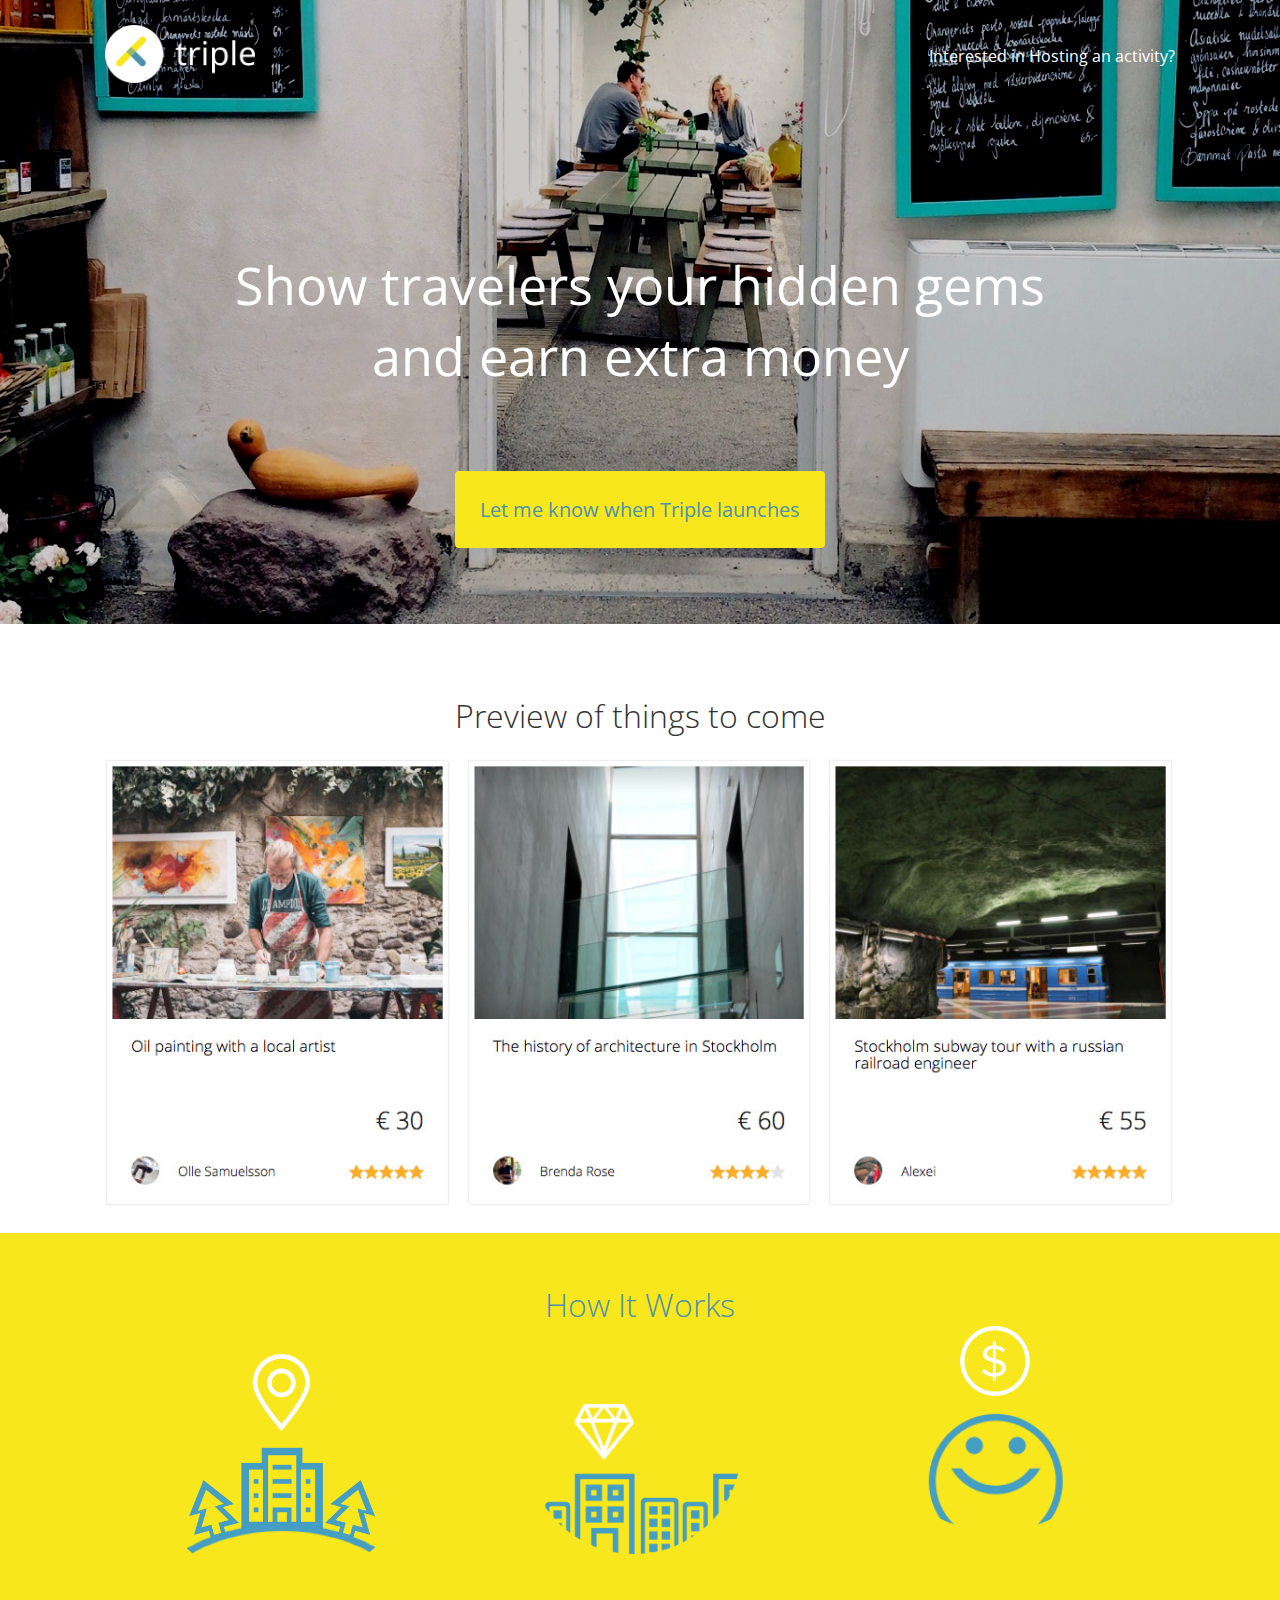
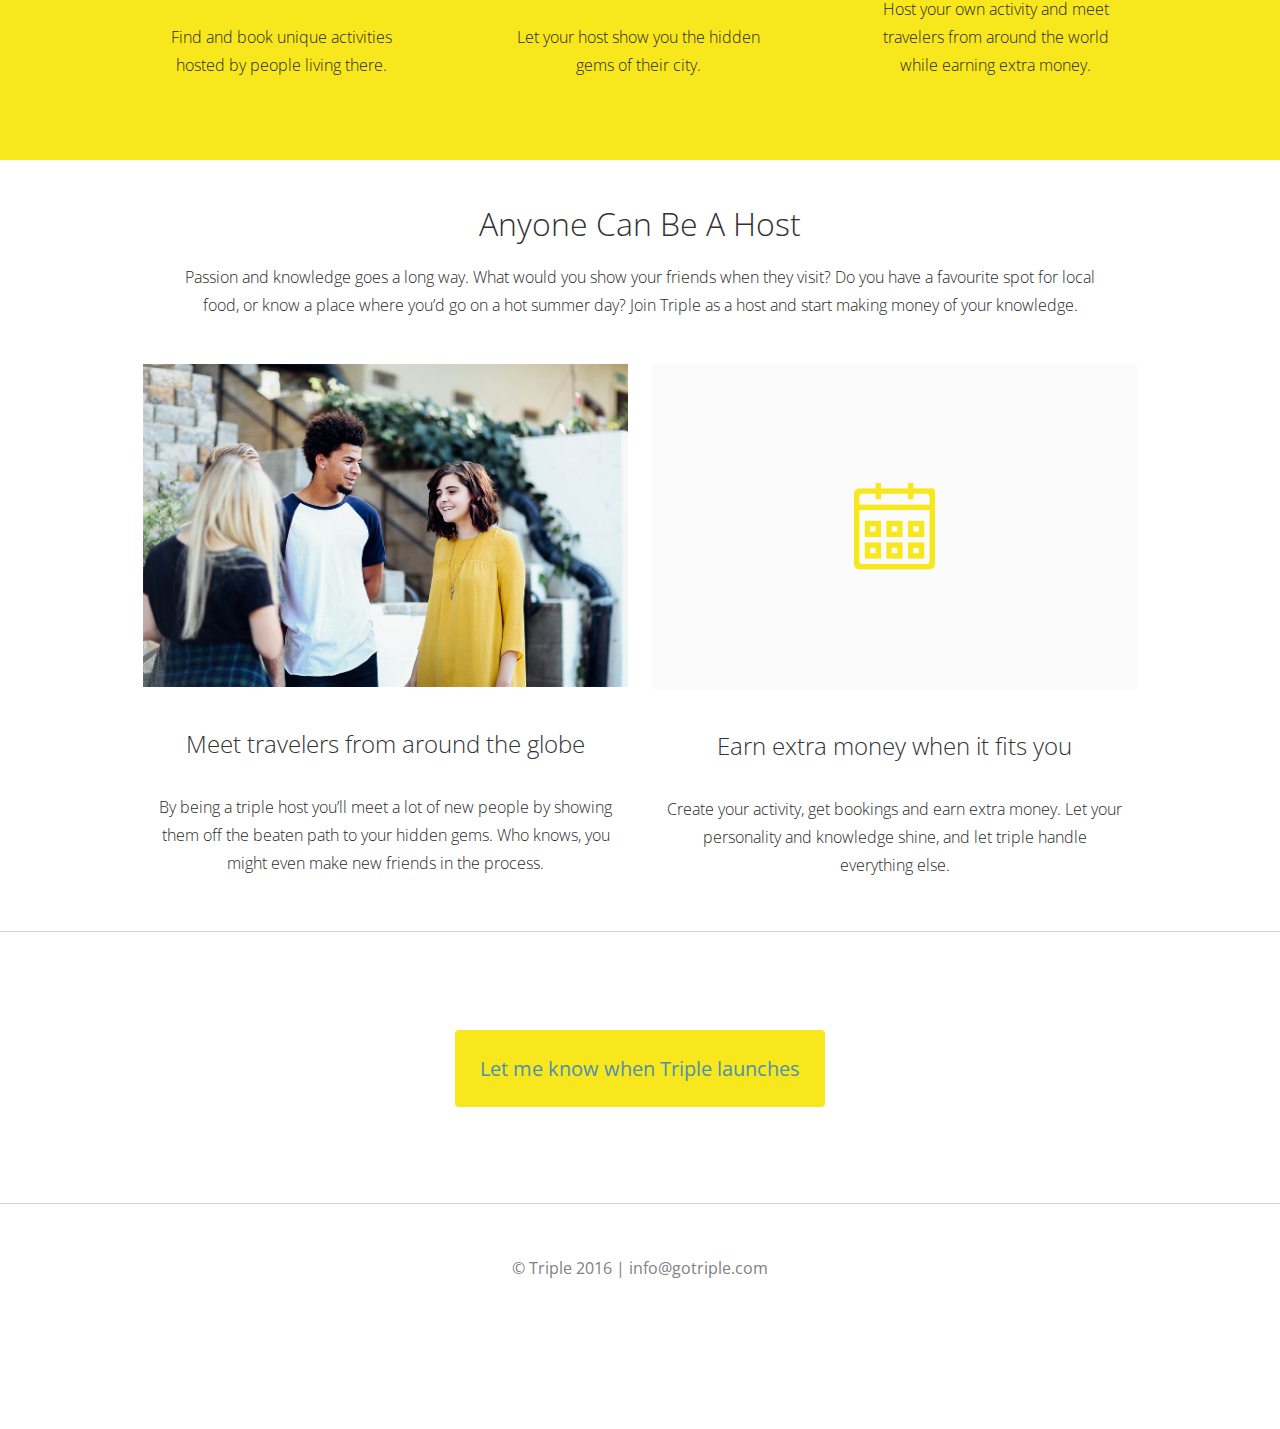
<file: index.html>
<!DOCTYPE html>
<html lang="en">

<head>
    <meta charset="utf-8">
    <meta http-equiv="X-UA-Compatible" content="IE=edge">
    <meta name="viewport" content="width=device-width, initial-scale=1">
    <meta name="keywords" content="triple, trip, travel, guide, host, locals, unique tours, tours, earn extra money, hidden gems, city, host tour, travelers">
    <meta name="description" content="Find and book unique tours hosted by people living there. Let your host show you the hidden gems of their city. Host your own tour and meet travelers from around the world while earning extra money.">
    <title>Triple - Show travelers your hidden gems and earn extra money</title>

    <meta property="og:url" content="http://gotriple.com" />
    <meta property="og:image" content="http://gotriple.com/img/tripleicon.png" />

    <link href="css/style.css" rel="stylesheet">
    <link href="css/style2.css" rel="stylesheet">
    <link rel="stylesheet" type="text/css" href="//fonts.googleapis.com/css?family=Open+Sans" />

    <link rel="shortcut icon" href="http://gotriple.com/img/tripleicon.png">

    <!-- HTML5 shim and Respond.js for IE8 support of HTML5 elements and media queries -->
    <!-- WARNING: Respond.js doesn't work if you view the page via file:// -->
    <!--[if lt IE 9]>
      <script src="https://oss.maxcdn.com/html5shiv/3.7.2/html5shiv.min.js"></script>
      <script src="https://oss.maxcdn.com/respond/1.4.2/respond.min.js"></script>
    <![endif]-->

    <!-- Facebook Pixel Code -->
    <script>
        ! function(f, b, e, v, n, t, s) {
            if (f.fbq) return;
            n = f.fbq = function() {
                n.callMethod ?
                    n.callMethod.apply(n, arguments) : n.queue.push(arguments)
            };
            if (!f._fbq) f._fbq = n;
            n.push = n;
            n.loaded = !0;
            n.version = '2.0';
            n.queue = [];
            t = b.createElement(e);
            t.async = !0;
            t.src = v;
            s = b.getElementsByTagName(e)[0];
            s.parentNode.insertBefore(t, s)
        }(window, document, 'script',
            'https://connect.facebook.net/en_US/fbevents.js');
        fbq('init', '1832857030303141');
        fbq('track', 'PageView');
    </script>
    <noscript>
      <img height="1" width="1" src="https://www.facebook.com/tr?id=1832857030303141&ev=PageView&noscript=1"/>
    </noscript>

    <!-- End Facebook Pixel Code -->
</head>

<body>

    <div id="content">

        <div id="splash">
            <div class="innercontent">
                <div id="header">
                    <img src="img/triple2x.png">
                    <div id="header-right">
                        <a href="#anyone-can-be-a-guide">Interested in Hosting an activity?</a>
                    </div>
                </div>

                <div id="maintitle">
                    Show travelers your hidden gems<br>and earn extra money
                </div>

                <div id="sign-up-top">

                    <a class="button" href="https://docs.google.com/a/gotriple.com/forms/d/e/1FAIpQLSfCFUeftJ_hHiMCgXn3FJm3V5GXSCczLSFSDgn3Ryy5SoKXFA/viewform">Let me know when Triple launches</a>
                    <!--
                    <p>Let me know when Triple launches</p>
                    <div class="sign-up-form">
                        <form action="//gotriple.us14.list-manage.com/subscribe/post?u=850e4ce2694b6cf0c6abc5cba&amp;id=25616a9e0b" method="post" id="mc-embedded-subscribe-form" name="mc-embedded-subscribe-form" class="validate" target="_blank">
                            <div class="email-input-holder">
                                <input type="email" name="EMAIL" id="mce-EMAIL" placeholder="Enter your email" required>
                            </div>

                            <input type="submit" value="SUBMIT" id="mc-embedded-subscribe">
                            <div class="sign-up-guide">
                                <input type="checkbox" name="GUIDE" id="mce-GUIDE-0" value="Yes" CHECKED>
                                <label for="mce-GUIDE-0">I would be interested in being a host</label>
                            </div>
                            <div id="mce-responses" class="clear">
                                <div class="response" id="mce-error-response" style="display:none"></div>
                                <div class="response" id="mce-success-response" style="display:none"></div>
                            </div>

                            <div style="position: absolute; left: -5000px;" aria-hidden="true">
                                <input type="text" name="b_850e4ce2694b6cf0c6abc5cba_25616a9e0b" tabindex="-1" value="">
                            </div>
                        </form>
                    </div>-->

                </div>
            </div>

        </div>

        <div id="example-tours">
            <div class="innercontent">
                <div class="headline">
                    Preview of things to come
                </div>

                <img src="img/example-tour.jpg">

            </div>
        </div>

        <div id="how-it-works">
            <div class="innercontent">
                <div class="headline">
                    How It Works
                </div>

                <div class="box">
                    <img src="img/left.png">
                    <p>Find and book unique activities hosted by people living there.</p>
                </div>
                <div class="box">
                    <img src="img/middle.png">
                    <p>Let your host show you the hidden gems of their city.</p>
                </div>
                <div class="box">
                    <img src="img/right.png">
                    <p>Host your own activity and meet travelers from around the world while earning extra money.</p>
                </div>

            </div>

            <a name="anyone-can-be-a-guide" class="anchor"></a>
            <div id="anyone-can-be-a-guide">
                <div class="innercontent">
                    <div class="headline">
                        Anyone Can Be A Host
                    </div>

                    <p style="margin: 25px 0">Passion and knowledge goes a long way. What would you show your friends when they visit? Do you have a favourite spot for local<br> food, or know a place where you’d go on a hot summer day? Join Triple as a host and start making money
                        of your knowledge.</p>


                    <div class="box2" style="margin-right: 20px;">
                        <img src="img/travelers.png">
                        <div class="headline">
                            Meet travelers from around the globe
                        </div>
                        <p>By being a triple host you’ll meet a lot of new people by showing them off the beaten path to your hidden gems. Who knows, you might even make new friends in the process.</p>
                    </div>
                    <div class="box2">
                        <img src="img/calbg.png">
                        <div class="headline">
                            Earn extra money when it fits you
                        </div>
                        <p>Create your activity, get bookings and earn extra money. Let your personality and knowledge shine, and let triple handle<br> everything else.</p>

                    </div>

                </div>

                <hr>

                <div id="let-me-know">
                    <div class="innercontent">
                        <div id="sign-up-bottom">
                          <a class="button" href="https://docs.google.com/a/gotriple.com/forms/d/e/1FAIpQLSfCFUeftJ_hHiMCgXn3FJm3V5GXSCczLSFSDgn3Ryy5SoKXFA/viewform">Let me know when Triple launches</a>
                            <!--
                            <p>Let me know when Triple launches</p>
                            <div class="sign-up-form">
                                <form action="//gotriple.us14.list-manage.com/subscribe/post?u=850e4ce2694b6cf0c6abc5cba&amp;id=25616a9e0b" method="post" id="mc-embedded-subscribe-form2" name="mc-embedded-subscribe-form2" class="validate" target="_blank">
                                    <div class="email-input-holder">
                                        <input type="email" name="EMAIL" id="mce-EMAIL2" placeholder="Enter your email" required>
                                    </div>
                                    <input type="submit" value="SUBMIT" id="mc-embedded-subscribe2">
                                    <div class="sign-up-guide">
                                        <input type="checkbox" name="GUIDE" id="mce-GUIDE-02" value="Yes" CHECKED> I would be interested in being a host
                                    </div>
                                    <div id="mce-responses2" class="clear">
                                        <div class="response" id="mce-error-response2" style="display:none"></div>
                                        <div class="response" id="mce-success-response2" style="display:none"></div>
                                    </div>

                                    <div style="position: absolute; left: -5000px;" aria-hidden="true">
                                        <input type="text" name="b_850e4ce2694b6cf0c6abc5cba_25616a9e0b" tabindex="-1" value="">
                                        <input type="text" name="FROM" id="mce-FROM2" value="gotriple.com" tabindex="-1">
                                    </div>
                                </form>
                            </div>
                          -->
                        </div>
                    </div>
                </div>


                <div id="footer">
                    &copy Triple 2016 | <a href="mailto:info@gotriple.com">info@gotriple.com</a>
                </div>

            </div>
            <!-- content end -->


            <script>
                (function(i, s, o, g, r, a, m) {
                    i['GoogleAnalyticsObject'] = r;
                    i[r] = i[r] || function() {
                        (i[r].q = i[r].q || []).push(arguments)
                    }, i[r].l = 1 * new Date();
                    a = s.createElement(o),
                        m = s.getElementsByTagName(o)[0];
                    a.async = 1;
                    a.src = g;
                    m.parentNode.insertBefore(a, m)
                })(window, document, 'script', 'https://www.google-analytics.com/analytics.js', 'ga');

                ga('create', 'UA-82912246-1', 'auto');
                ga('send', 'pageview');
            </script>


</body>

</html>
</file>
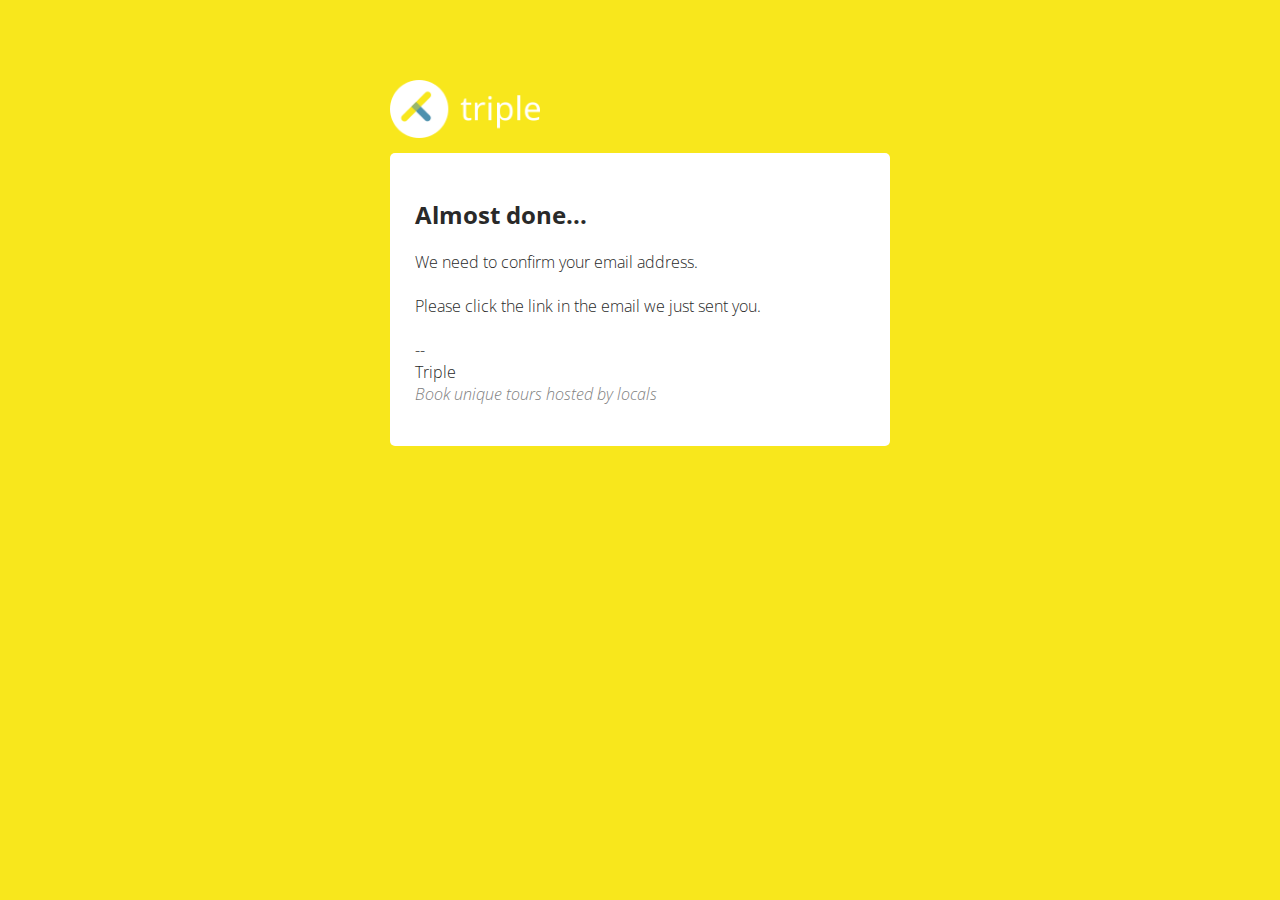
<file: almost.html>
<!DOCTYPE html>
<html lang="en">
  <head>
    <script src="https://cdn.optimizely.com/js/7273900644.js"></script>
    <meta charset="utf-8">
    <meta http-equiv="X-UA-Compatible" content="IE=edge">
    <meta name="viewport" content="width=device-width, initial-scale=1">
    <meta name="keywords" content="triple, trip, travel, guide, locals, unique tours, tours, earn extra money, hidden gems, city, host tour, travelers">
    <meta name="description" content="Find and book unique guided tours hosted by people living there. Let your guide show you the hidden gems of their city. Host your own tour and meet travelers from around the world while earning extra money.">
    <title>Triple - Confirm email</title>

    <meta property="og:url" content="http://gotriple.com" />
    <meta property="og:image" content="http://gotriple.com/img/tripleicon.png" />

    <link href="css/style.css" rel="stylesheet">
    <link href="css/style2.css" rel="stylesheet">
    <link href="css/almost.css" rel="stylesheet">
    <link rel="stylesheet" type="text/css" href="//fonts.googleapis.com/css?family=Open+Sans" />

    <link rel="shortcut icon" href="http://gotriple.com/img/tripleicon.png">

    <!-- HTML5 shim and Respond.js for IE8 support of HTML5 elements and media queries -->
    <!-- WARNING: Respond.js doesn't work if you view the page via file:// -->
    <!--[if lt IE 9]>
      <script src="https://oss.maxcdn.com/html5shiv/3.7.2/html5shiv.min.js"></script>
      <script src="https://oss.maxcdn.com/respond/1.4.2/respond.min.js"></script>
    <![endif]-->

    <!-- Facebook Pixel Code -->
    <script>
        ! function(f, b, e, v, n, t, s) {
            if (f.fbq) return;
            n = f.fbq = function() {
                n.callMethod ?
                    n.callMethod.apply(n, arguments) : n.queue.push(arguments)
            };
            if (!f._fbq) f._fbq = n;
            n.push = n;
            n.loaded = !0;
            n.version = '2.0';
            n.queue = [];
            t = b.createElement(e);
            t.async = !0;
            t.src = v;
            s = b.getElementsByTagName(e)[0];
            s.parentNode.insertBefore(t, s)
        }(window, document, 'script',
            'https://connect.facebook.net/en_US/fbevents.js');
        fbq('init', '1832857030303141');
        fbq('track', 'PageView');
    </script>
    <noscript>
      <img height="1" width="1" src="https://www.facebook.com/tr?id=1832857030303141&ev=PageView&noscript=1"/>
    </noscript>
    <!-- End Facebook Pixel Code -->

  </head>
  <body >

    <div id="content">

        <img src="img/triple2x.png" id="logo">
        <div class="innercontent">
            <h2>Almost done...</h2>
            <p>
              We need to confirm your email address.
              <br><br>
              Please click the link in the email we just sent you.
              <br><br>
              --<br>
              Triple<br>
              <i style="color: grey">Book unique tours hosted by locals</i>
            </p>
        </div>


    </div> <!-- content end -->


    <script>
    (function(i,s,o,g,r,a,m){i['GoogleAnalyticsObject']=r;i[r]=i[r]||function(){
    (i[r].q=i[r].q||[]).push(arguments)},i[r].l=1*new Date();a=s.createElement(o),
    m=s.getElementsByTagName(o)[0];a.async=1;a.src=g;m.parentNode.insertBefore(a,m)
    })(window,document,'script','https://www.google-analytics.com/analytics.js','ga');

    ga('create', 'UA-82912246-1', 'auto');
    ga('send', 'pageview');

  </script>

  </body>
</html>
</file>
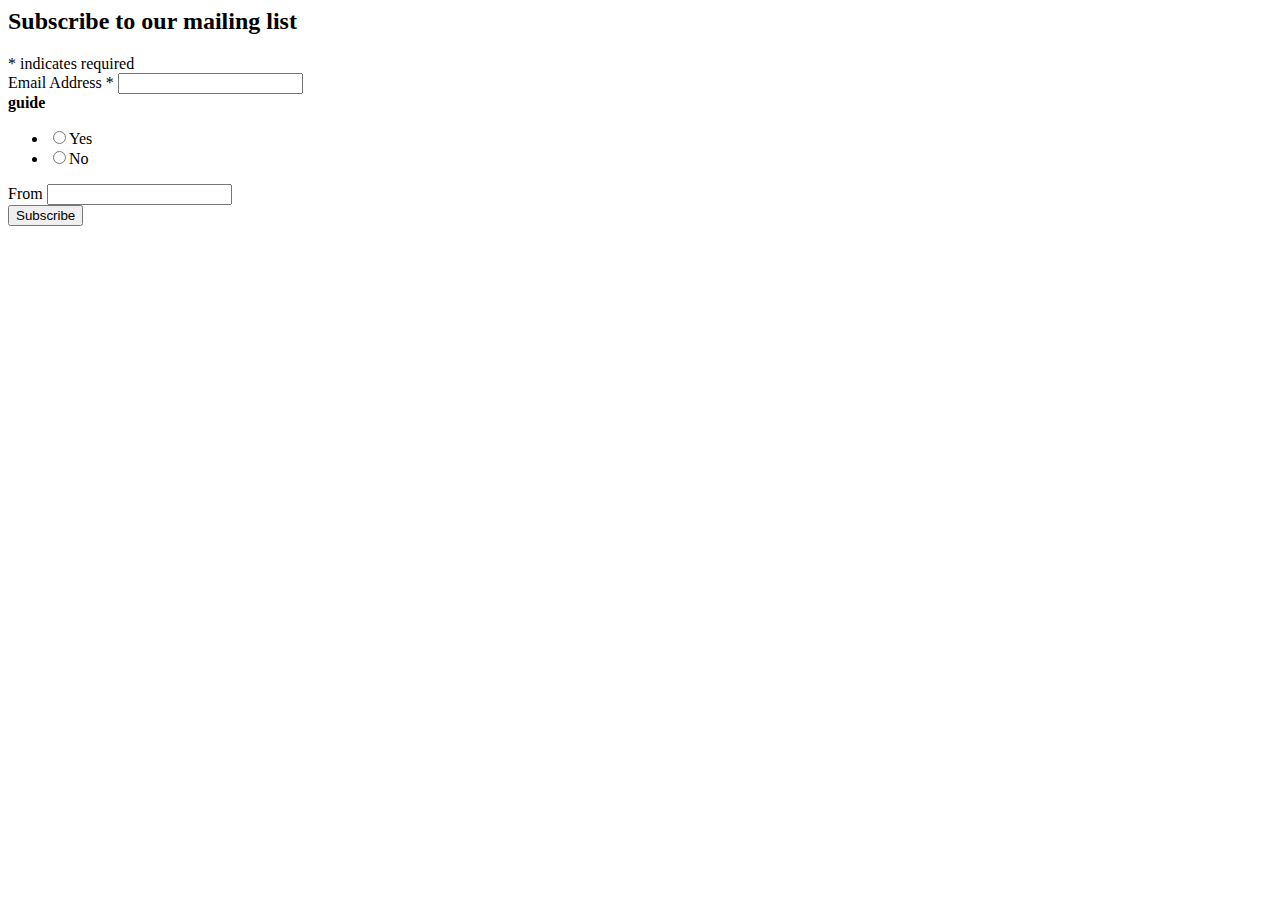
<file: form.html>
<html>
<head></head>
<body>

<!-- Begin MailChimp Signup Form -->
<div id="mc_embed_signup">
<form action="//gotriple.us14.list-manage.com/subscribe/post?u=850e4ce2694b6cf0c6abc5cba&amp;id=25616a9e0b" method="post" id="mc-embedded-subscribe-form" name="mc-embedded-subscribe-form" class="validate" target="_blank" novalidate>
    <div id="mc_embed_signup_scroll">
	<h2>Subscribe to our mailing list</h2>
<div class="indicates-required"><span class="asterisk">*</span> indicates required</div>
<div class="mc-field-group">
	<label for="mce-EMAIL">Email Address  <span class="asterisk">*</span>
</label>
	<input type="email" value="" name="EMAIL" class="required email" id="mce-EMAIL">
</div>
<div class="mc-field-group input-group">
    <strong>guide </strong>
    <ul><li><input type="radio" value="Yes" name="GUIDE" id="mce-GUIDE-0"><label for="mce-GUIDE-0">Yes</label></li>
<li><input type="radio" value="No" name="GUIDE" id="mce-GUIDE-1"><label for="mce-GUIDE-1">No</label></li>
</ul>
</div>
<div class="mc-field-group">
	<label for="mce-FROM">From </label>
	<input type="text" value="" name="FROM" class="" id="mce-FROM">
</div>
	<div id="mce-responses" class="clear">
		<div class="response" id="mce-error-response" style="display:none"></div>
		<div class="response" id="mce-success-response" style="display:none"></div>
	</div>    <!-- real people should not fill this in and expect good things - do not remove this or risk form bot signups-->
    <div style="position: absolute; left: -5000px;" aria-hidden="true"><input type="text" name="b_850e4ce2694b6cf0c6abc5cba_25616a9e0b" tabindex="-1" value=""></div>
    <div class="clear"><input type="submit" value="Subscribe" name="subscribe" id="mc-embedded-subscribe" class="button"></div>
    </div>
</form>
</div>


<iframe src="https://docs.google.com/forms/d/e/1FAIpQLScXlAm40s_jnmnqom4B65S6n7pa5nyLf0J62FlwlQJVb_PDcg/viewform?embedded=true" width="760" height="500" frameborder="0" marginheight="0" marginwidth="0">Loading...</iframe>

<!--End mc_embed_signup-->

</body>
</html>
</file>
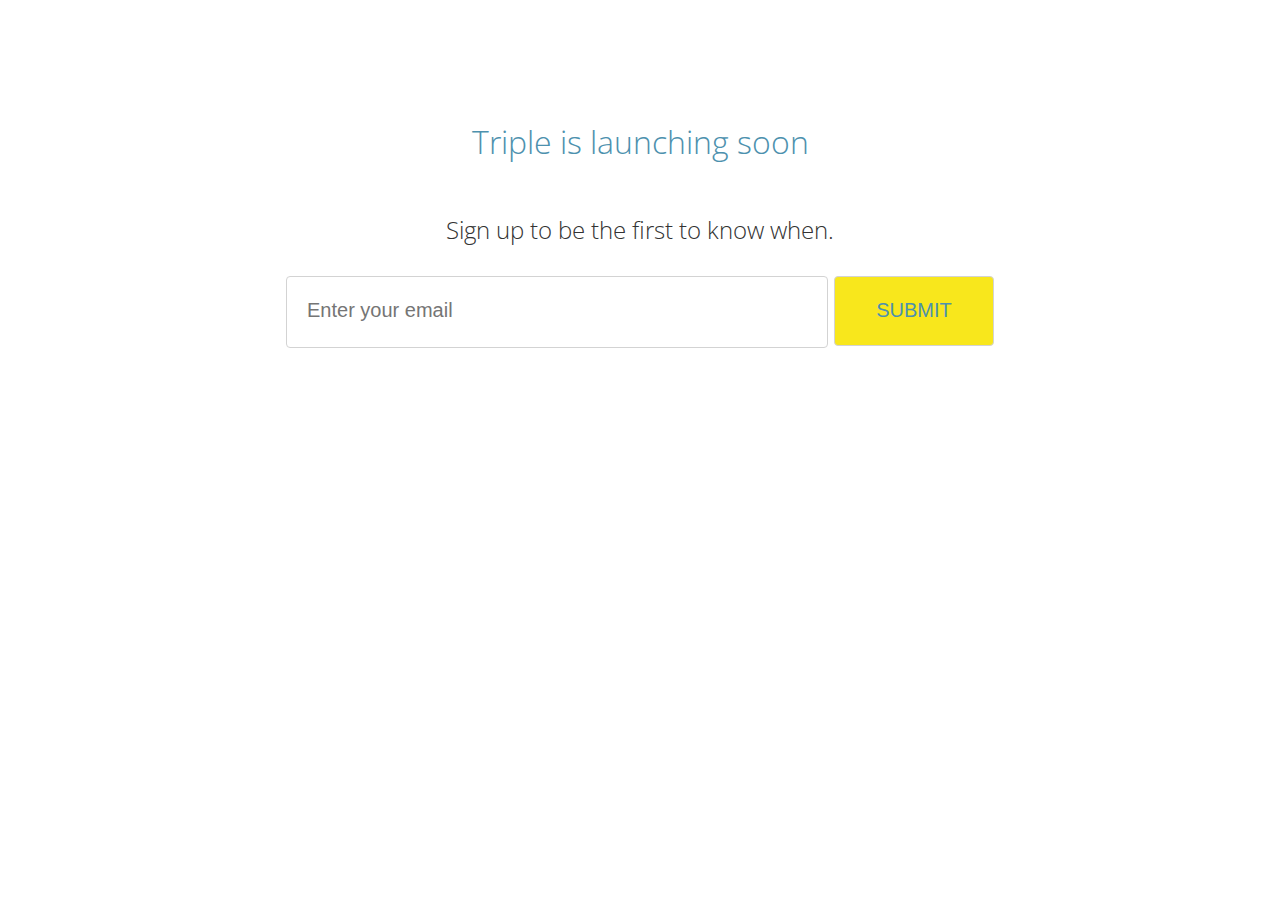
<file: be-a-host/signup.html>
<!DOCTYPE html>
<html lang="en">
  <head>
    <script src="https://cdn.optimizely.com/js/7273900644.js"></script>
    <meta charset="utf-8">
    <meta http-equiv="X-UA-Compatible" content="IE=edge">
    <meta name="viewport" content="width=device-width, initial-scale=1">
    <meta name="keywords" content="triple, trip, travel, guide, locals, unique tours, tours, earn extra money, hidden gems, city, host tour, travelers">
    <meta name="description" content="Find and book unique guided tours hosted by people living there. Let your guide show you the hidden gems of their city. Host your own tour and meet travelers from around the world while earning extra money.">
    <title>Triple - Book unique tours hosted by locals</title>

    <meta property="og:url" content="http://gotriple.com" />
    <meta property="og:image" content="http://gotriple.com/img/tripleicon.png" />

    <link href="css/style.css" rel="stylesheet">
    <link href="css/style2.css" rel="stylesheet">
    <link rel="stylesheet" type="text/css" href="//fonts.googleapis.com/css?family=Open+Sans" />

    <link rel="shortcut icon" href="http://gotriple.com/img/tripleicon.png">

    <!-- HTML5 shim and Respond.js for IE8 support of HTML5 elements and media queries -->
    <!-- WARNING: Respond.js doesn't work if you view the page via file:// -->
    <!--[if lt IE 9]>
      <script src="https://oss.maxcdn.com/html5shiv/3.7.2/html5shiv.min.js"></script>
      <script src="https://oss.maxcdn.com/respond/1.4.2/respond.min.js"></script>
    <![endif]-->
  </head>
  <body>

    <div id="content">

      <div id="let-me-know">
      <div class="innercontent">
        <div id="sign-up-bottom">
          <div class="headline signup">
            Triple is launching soon
          </div>
          <p>Sign up to be the first to know when.</p>
          <div class="sign-up-form">
            <form action="//gotriple.us14.list-manage.com/subscribe/post?u=850e4ce2694b6cf0c6abc5cba&amp;id=25616a9e0b" method="post" id="mc-embedded-subscribe-form" name="mc-embedded-subscribe-form" class="validate" target="_blank" novalidate>
              <div class="email-input-holder">
                <input type="email" name="EMAIL" id="mce-EMAIL" placeholder="Enter your email">
              </div>
              <input type="submit" value="SUBMIT" id="mc-embedded-subscribe">
              <div class="sign-up-guide" style="position: absolute; left: -5000px;" aria-hidden="true">
                <input type="checkbox" name="GUIDE" id="mce-GUIDE-0" value="Yes" checked="true" tabindex="-1">
                <label for="mce-GUIDE-0">I would be interested in being a guide</label>
              </div>
              <div id="mce-responses" class="clear">
            		<div class="response" id="mce-error-response" style="display:none"></div>
            		<div class="response" id="mce-success-response" style="display:none"></div>
            	</div>    <!-- real people should not fill this in and expect good things - do not remove this or risk form bot signups-->
                <div style="position: absolute; left: -5000px;" aria-hidden="true">
                  <input type="text" name="b_850e4ce2694b6cf0c6abc5cba_25616a9e0b" tabindex="-1" value="">
                  <input type="text" name="FROM" id="mce-FROM" value="be a host" tabindex="-1">
                </div>
                </div>
            </form>
          </div>
        </div>
      </div>

    </div> <!-- content end -->


    <script>
    (function(i,s,o,g,r,a,m){i['GoogleAnalyticsObject']=r;i[r]=i[r]||function(){
    (i[r].q=i[r].q||[]).push(arguments)},i[r].l=1*new Date();a=s.createElement(o),
    m=s.getElementsByTagName(o)[0];a.async=1;a.src=g;m.parentNode.insertBefore(a,m)
    })(window,document,'script','https://www.google-analytics.com/analytics.js','ga');

    ga('create', 'UA-82912246-1', 'auto');
    ga('send', 'pageview');

  </script>

  </body>
</html>
</file>
<file: css/style.css>
* {
	transition: all 0.2s ease-out;
}

body {
	margin: 0px;
	background: white;
	font-family: 'Open Sans', 'Helvetica Neue', Helvetica, Arial, 'Lucida Grande', sans-serif;
	color: #292929;
}

Adiv { outline: 1px solid black; }

p {
	font-weight: 100;
}

a {
	color: white;
	text-decoration: none;
}

a:hover {
	text-decoration: underline;
	color: white;
}

button {
	height: 46px;
	border: 2px solid white;
	border-radius: 25px;
	background: none;
	color: white;
	width: 155px;
	margin: 0 10px;
}

button:hover {
	background-color: rgba(255,255,255,0.2);
}

#content {
  width: 100%;
	margin: 0 auto;
}

.innercontent {
  width: 1070px;
  margin: 0 auto;
}


#splash {
  background-color: black;
	color: white;
	background-image: url('../img/triplestart.jpg');
	background-repeat: no-repeat;
	background-position: 50% 0;
	-ms-background-size: cover;
	-o-background-size: cover;
	-moz-background-size: cover;
	-webkit-background-size: cover;
	background-size: cover;
}

	#splash #header {
		padding-top: 25px;
	}

	#splash #header img { width: 150px }

	#splash #header #header-right {
	  font-size: 16px;
	  margin-top: 20px;
	  float: right;
	}

	#splash #maintitle {
		font-size: 52px;
		padding-top: 15%;
		margin: 0 auto;
		text-align: center;
	}

	#splash #sign-up-top {
		padding: 100px 170px;
		text-align: center;
		font-size: 24px;
	}

	.sign-up-form {

	}

	.email-input-holder {
		width: 540px;
		height: 70px;
		margin-top: 6px;
		border-radius: 4px;
		border: 0;
		background-color: white;
		display: inline-block;
	}

	.sign-up-form input[type=email] {
		color: black;
		font-size: 20px;
		font-weight: 100;
		outline: none;
		height: 65px;
		border: 0;
		width: 500px;
	}

	.sign-up-form input[type=submit] {
		background-color: #F8E71C;
		width: 160px;
		height: 70px;
		border-radius: 4px;
		border: 0;
		color: #4D91AE;
		font-size: 20px;
		cursor: pointer;
		-webkit-appearance: none;
   	-moz-appearance:    none;
   	appearance:         none;
	}

	.sign-up-form input[type=submit]:hover {
		background-color: #EEDD1C;
	}

	a.button {
		background-color: #F8E71C;
		width: 160px;
		height: 70px;
		border-radius: 4px;
		border: 0;
		color: #4D91AE;
		font-size: 20px;
		cursor: pointer;
		-webkit-appearance: none;
		-moz-appearance:    none;
		appearance:         none;
		padding: 25px;
	}

	a.button:hover {
		background-color: #EEDD1C;
		text-decoration: none;
	}

	.sign-up-guide {
		margin-top: 14px;
		font-size: 20px;
		font-weight: 300;
		text-align: center;
	}

	.sign-up-form input[type=checkbox] {
		/* Double-sized Checkboxes */
 	-ms-transform: scale(1); /* IE */
  	-moz-transform: scale(1); /* FF */
 	-webkit-transform: scale(1); /* Safari and Chrome */
 	-o-transform: scale(1); /* Opera */
 	padding: 10px;
	margin: 10px;
	margin-left: 4px;
	}

#example-tours {
	margin-bottom: 20px;
}

#example-tours img {
	width: 100%;
}

#how-it-works {
  background-color: #F8E71C;
}
	.headline {
		padding-top: 50px;
		font-size: 32px;
		color: #4D91AE;
		text-align: center;
		font-weight: 100;
	}

	.box {
	  width: 33%;
	  height: auto;
	  display: inline-block;
	  font-size: 16px;
	  line-height: 28px;
	  text-align: center;
	}

	.box img {
		max-width: 200px;
		max-height: 200px;
	}

	.box p {
		padding: 45px;
	}

#anyone-can-be-a-guide {
  	background-color: white;
	text-align: center;
	font-size: 16px;
	line-height: 28px;
}
	#anyone-can-be-a-guide .headline, #example-tours .headline {
		color: #333;
		margin-top: 20px;
		font-weight: 200;
		margin-bottom: 20px;
	}

	#anyone-can-be-a-guide .box2 {
		width: 485px;
		margin-top: 20px;
		display: inline-block;
		vertical-align: top;
		margin-bottom: 20px;
	}

	#anyone-can-be-a-guide .box2 .headline {
		font-size: 24px;
		padding-top: 15px;
		padding-bottom: 15px;
	}

	#anyone-can-be-a-guide .box2 img {
		width: 100%;
	}

hr {
	margin: 60px 0;
	display: block;
	height: 1px;
	border: 0;
	border-top: 1px solid lightgrey;
	margin: 1em 0;
	padding: 0;
}


#let-me-know {
	margin-bottom: 120px;
	margin-top: 120px;
}

	#let-me-know #sign-up-bottom {
		text-align: center;
		font-size: 24px;
		color: #333;
		padding: 0 170px 0 170px;
	}

	#let-me-know #sign-up-bottom .email-input-holder {
		border: 1px solid lightgrey;
	}

	#let-me-know #sign-up-bottom input[type=submit] {
		border: 1px solid lightgrey;
	}

#footer {
	border-top: 1px solid lightgrey;
	height: 125px;
	padding: 50px;
	font-size: 16px;
	text-align: center;
	color: grey;
}

#footer a {
	color: grey;
	text-decoration: none;
}
</file>
<file: css/style2.css>
@media only screen and (max-device-width: 1024px) {

	html, body {
	  width: auto;
	  overflow-x: hidden;
	}
	.innercontent {
	  width: 95%;
	  margin: 0 auto;
	}

	#header-right {
		display: none;
	}

	#splash #maintitle {
		font-size: 32px;
	}

	#splash #sign-up-top {
		padding: 50px 0 50px 0;
		font-size: 20px;
	}

	.email-input-holder {
		width: 90%;
		margin: 0;
		padding: 0;
		text-align: center;
		margin: 0 auto;
		border-bottom-left-radius: 0;
		border-bottom-right-radius: 0;
	}

	#sign-up-bottom .email-input-holder {
		border: 1px solid lightgrey;
	}

	#let-me-know #sign-up-bottom input[type=submit] {
		border-top: 0;
	}

	.sign-up-form input[type=email] {
		width: 80%;
	}

	.sign-up-form input[type=submit] {
		width: 90%;
		border-top-left-radius: 0;
		border-top-right-radius: 0;
	}

	a.button {
		font-size: 16px;
		padding: 20px;
	}

	.sign-up-guide {
		text-align: center;
		height: 100px;
	}

	.box {
		width: 100%;
		margin: 0 auto;
		margin-top: 25px;
	}

	.box img {
		width: auto;
	}

	#example-tours img {
		width: 310%;
	}

	#anyone-can-be-a-guide .box2 {
		width: 100%;
	}

 #let-me-know #sign-up-bottom {
		padding: 50px 0 0 0;
		font-size: 20px;
	}


}
</file>
<file: css/almost.css>
body {
	background-color: #F8E71C;
	text-align: center;
}

#logo {
	width: 150px;
	margin-bottom: 10px;
}

#content {
	text-align: left;
	max-width: 500px;
	margin-top: 80px;
	width: 95%;
}

.innercontent {
	background-color: white;
	width: auto;
	padding: 25px;
	border-radius: 5px;
}
</file>
<file: be-a-host/css/style.css>
* {
	transition: all 0.2s ease-out;
}

body {
	margin: 0px;
	background: white;
	font-family: 'Open Sans', 'Helvetica Neue', Helvetica, Arial, 'Lucida Grande', sans-serif;
	color: #292929;
}

Adiv { outline: 1px solid black; }

p {
	font-weight: 100;
}

a {
	color: white;
	text-decoration: none;
}

a:hover {
	text-decoration: underline;
	color: white;
}

button {
	height: 46px;
	border: 2px solid white;
	border-radius: 25px;
	background: none;
	color: white;
	width: 155px;
	margin: 0 10px;
}

button:hover {
	background-color: rgba(255,255,255,0.2);
}

#content {
  width: 100%;
	margin: 0 auto;
}

.innercontent {
  width: 1070px;
  margin: 0 auto;
}

#splash {
  background-color: grey;
  #height: 750px;
  background-image: url("../img/hero.png");
  background-size: cover;
	color: white;
}

	#splash #header {
		padding-top: 25px;
	}

	#splash #header img { width: 150px }

	#splash #header #header-right {
	  font-size: 16px;
	  margin-top: 20px;
	  float: right;
	}

	#splash #maintitle {
		font-size: 52px;
		padding-top: 15%;
		margin: 0 auto;
		text-align: center;
	}

	#splash #sign-up-top {
		padding: 100px 170px;
		text-align: center;
		font-size: 24px;
	}

	.sign-up-form {

	}

	.email-input-holder {
		width: 540px;
		height: 70px;
		margin-top: 6px;
		border-radius: 4px;
		border: 0;
		background-color: white;
		display: inline-block;
	}

	.sign-up-form input[type=email] {
		color: black;
		font-size: 20px;
		font-weight: 100;
		outline: none;
		height: 65px;
		border: 0;
		width: 500px;
	}

	.sign-up-form input[type=submit] {
		background-color: #F8E71C;
		width: 160px;
		height: 70px;
		border-radius: 4px;
		border: 0;
		color: #4D91AE;
		font-size: 20px;
		cursor: pointer;
		-webkit-appearance: none;
   	-moz-appearance:    none;
   	appearance:         none;
	}

	.sign-up-form input[type=submit]:hover {
		background-color: #EEDD1C;
	}

.button {
		background-color: #F8E71C;
		width: 160px;
		height: 70px;
		border-radius: 4px;
		border: 0;
		color: #4D91AE;
		font-size: 20px;
		cursor: pointer;
		padding: 20px 60px;
		-webkit-appearance: none;
   	-moz-appearance:    none;
   	appearance:         none;
	}
	.button:hover{
		text-decoration: none;
		color: #4D91AE;
		background-color: #EEDD1C;
	}

	.sign-up-guide {
		margin-top: 14px;
		font-size: 20px;
		font-weight: 300;
		text-align: center;
	}

	.sign-up-form input[type=checkbox] {
		/* Double-sized Checkboxes */
 	-ms-transform: scale(1); /* IE */
  	-moz-transform: scale(1); /* FF */
 	-webkit-transform: scale(1); /* Safari and Chrome */
 	-o-transform: scale(1); /* Opera */
 	padding: 10px;
	margin: 10px;
	margin-left: 4px;
	}



#how-it-works {
  background-color: #F8E71C;
}
	.headline {
		padding-top: 50px;
		font-size: 32px;
		color: #4D91AE;
		text-align: center;
		font-weight: 100;
	}

	.headline.signup {
		padding-top: 0;
		margin-bottom: 50px;
	}

	.box {
	  width: 33%;
	  height: auto;
	  display: inline-block;
	  font-size: 16px;
	  line-height: 28px;
	  text-align: center;
	}

	.box img {
		max-width: 200px;
		max-height: 200px;
	}

	.box p {
		padding: 45px;
	}

#anyone-can-be-a-guide {
  	background-color: white;
	text-align: center;
	font-size: 16px;
	line-height: 28px;
}
	#anyone-can-be-a-guide .headline {
		color: #333;
		margin-top: 20px;
		font-weight: 200;
	}

	#anyone-can-be-a-guide .box2 {
		width: 485px;
		margin-top: 20px;
		display: inline-block;
		vertical-align: top;
		margin-bottom: 20px;
	}

	#anyone-can-be-a-guide .box2 .headline {
		font-size: 24px;
		padding-top: 15px;
		padding-bottom: 15px;
	}

	#anyone-can-be-a-guide .box2 img {
		width: 100%;
	}

hr {
	margin: 60px 0;
	display: block;
	height: 1px;
	border: 0;
	border-top: 1px solid lightgrey;
	margin: 1em 0;
	padding: 0;
}


#let-me-know {
	margin-bottom: 120px;
	margin-top: 120px;
}

	#let-me-know #sign-up-bottom {
		text-align: center;
		font-size: 24px;
		color: #333;
		padding: 0 170px 0 170px;
	}

	#let-me-know #sign-up-bottom .email-input-holder {
		border: 1px solid lightgrey;
	}

	#let-me-know #sign-up-bottom input[type=submit] {
		border: 1px solid lightgrey;
	}

#footer {
	border-top: 1px solid lightgrey;
	height: 125px;
	padding: 50px;
	font-size: 16px;
	text-align: center;
	color: grey;
}

#footer a {
	color: grey;
	text-decoration: none;
}
</file>
<file: be-a-host/css/style2.css>
@media only screen and (max-device-width: 1024px) {

	html, body {
	  width: auto;
	  overflow-x: hidden;
	}
	.innercontent {
	  width: 95%;
	  margin: 0 auto;
	}

	#header-right {
		display: none;
	}

	#splash #maintitle {
		font-size: 32px;
	}

	#splash #sign-up-top {
		padding: 50px 0 50px 0;
		font-size: 20px;
	}

	.email-input-holder {
		width: 90%;
		margin: 0;
		padding: 0;
		text-align: center;
		margin: 0 auto;
		border-bottom-left-radius: 0;
		border-bottom-right-radius: 0;
	}

	#sign-up-bottom .email-input-holder {
		border: 1px solid lightgrey;
	}

	#let-me-know #sign-up-bottom input[type=submit] {
		border-top: 0;
	}

	.sign-up-form input[type=email] {
		width: 80%;
	}

	.sign-up-form input[type=submit] {
		width: 90%;
		border-top-left-radius: 0;
		border-top-right-radius: 0;
	}

	.sign-up-guide {
		text-align: center;
		height: 100px;
	}

	.box {
		width: 100%;
		margin: 0 auto;
		margin-top: 25px;
	}

	.box img {
		width: auto;
	}

	#anyone-can-be-a-guide .box2 {
		width: 100%;
	}

 #let-me-know #sign-up-bottom {
		padding: 50px 0 0 0;
		font-size: 20px;
	}


}
</file>
